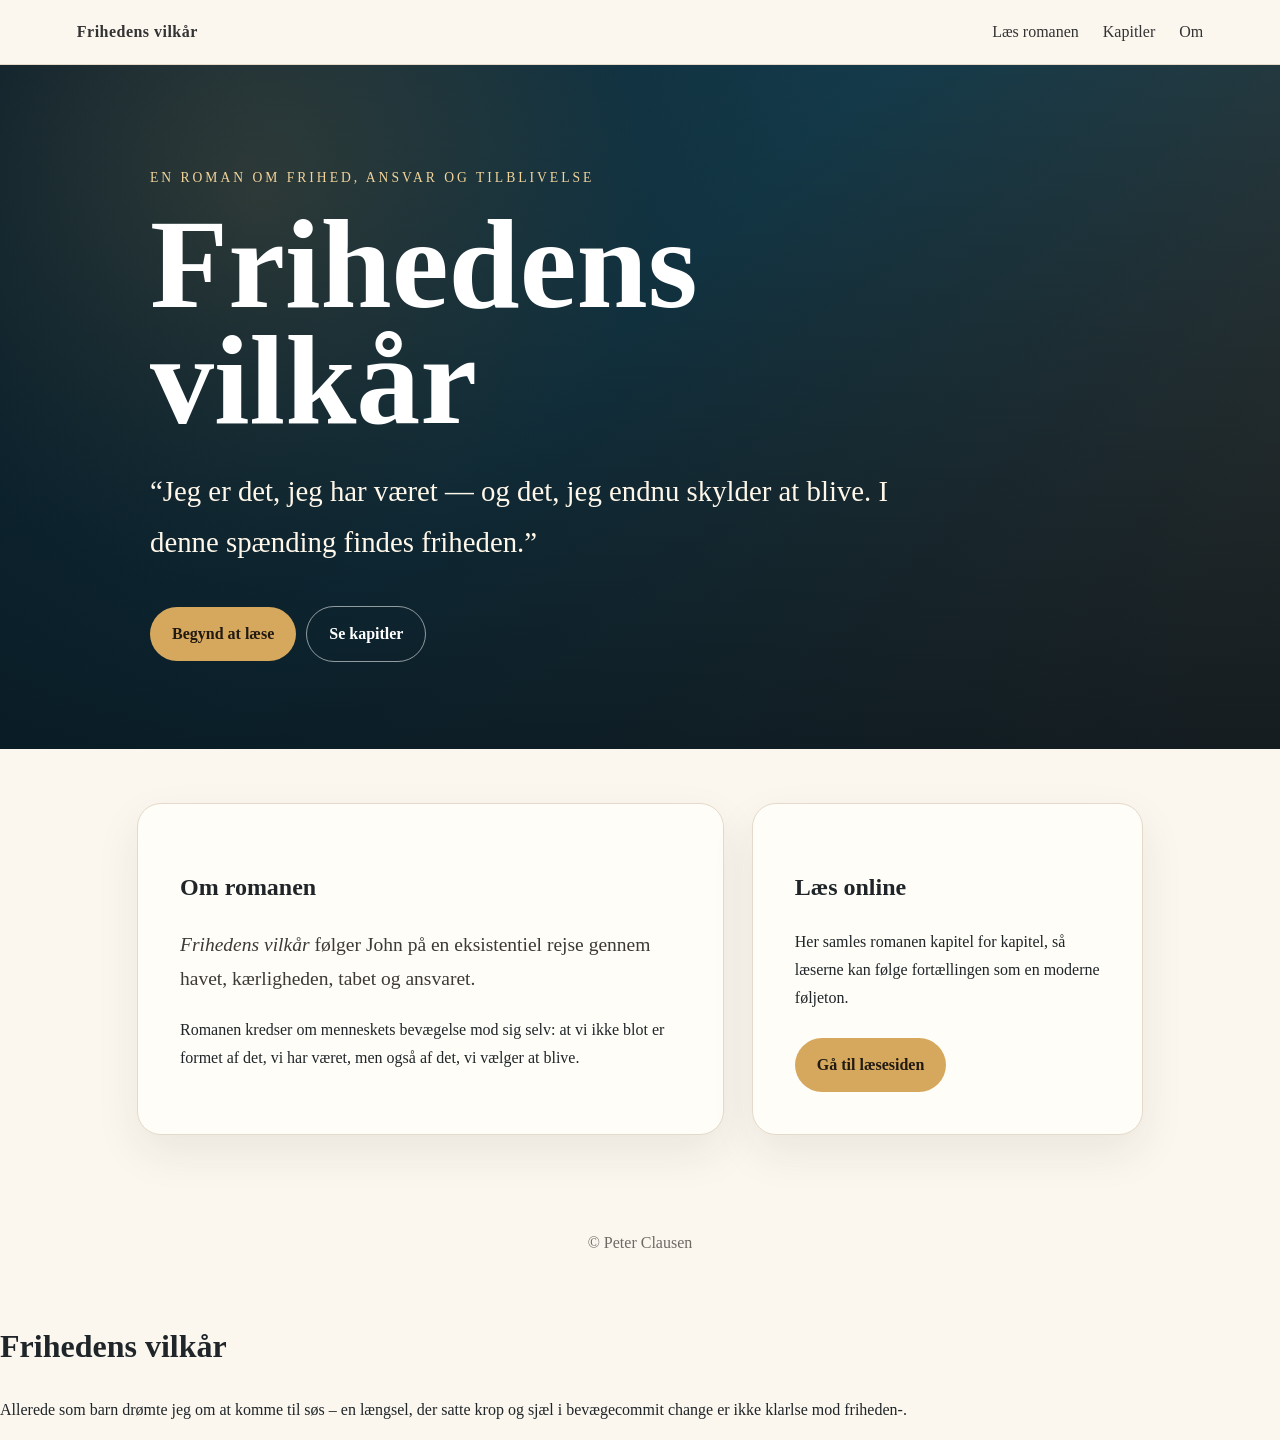
<file: index.html>
<!doctype html><html lang="da"><head><meta charset="utf-8"><meta name="viewport" content="width=device-width, initial-scale=1"><title>Frihedens vilkår</title><link rel="stylesheet" href="style.css"></head><body><nav class="site-nav"><a class="brand" href="index.html">Frihedens vilkår</a><a href="laes.html">Læs romanen</a><a href="kapitler.html">Kapitler</a><a href="om.html">Om</a></nav><header class="hero"><div class="hero-inner"><p class="kicker">En roman om frihed, ansvar og tilblivelse</p><h1>Frihedens<br>vilkår</h1><p class="hero-quote">“Jeg er det, jeg har været — og det, jeg endnu skylder at blive. I denne spænding findes friheden.”</p><a class="button" href="laes.html">Begynd at læse</a><a class="button secondary" href="kapitler.html">Se kapitler</a></div></header><main class="container"><section class="grid"><div class="card"><h2>Om romanen</h2><p class="lead"><em>Frihedens vilkår</em> følger John på en eksistentiel rejse gennem havet, kærligheden, tabet og ansvaret.</p><p>Romanen kredser om menneskets bevægelse mod sig selv: at vi ikke blot er formet af det, vi har været, men også af det, vi vælger at blive.</p></div><div class="card"><h2>Læs online</h2><p>Her samles romanen kapitel for kapitel, så læserne kan følge fortællingen som en moderne føljeton.</p><a class="button" href="laes.html">Gå til læsesiden</a></div></section></main><footer>© Peter Clausen</footer></body></html><h1>Frihedens vilkår</h1>

<p>
Allerede som barn drømte jeg om at komme til søs –
en længsel, der satte krop og sjæl i bevægecommit change er ikke klarlse mod friheden-.
</p>
</file>
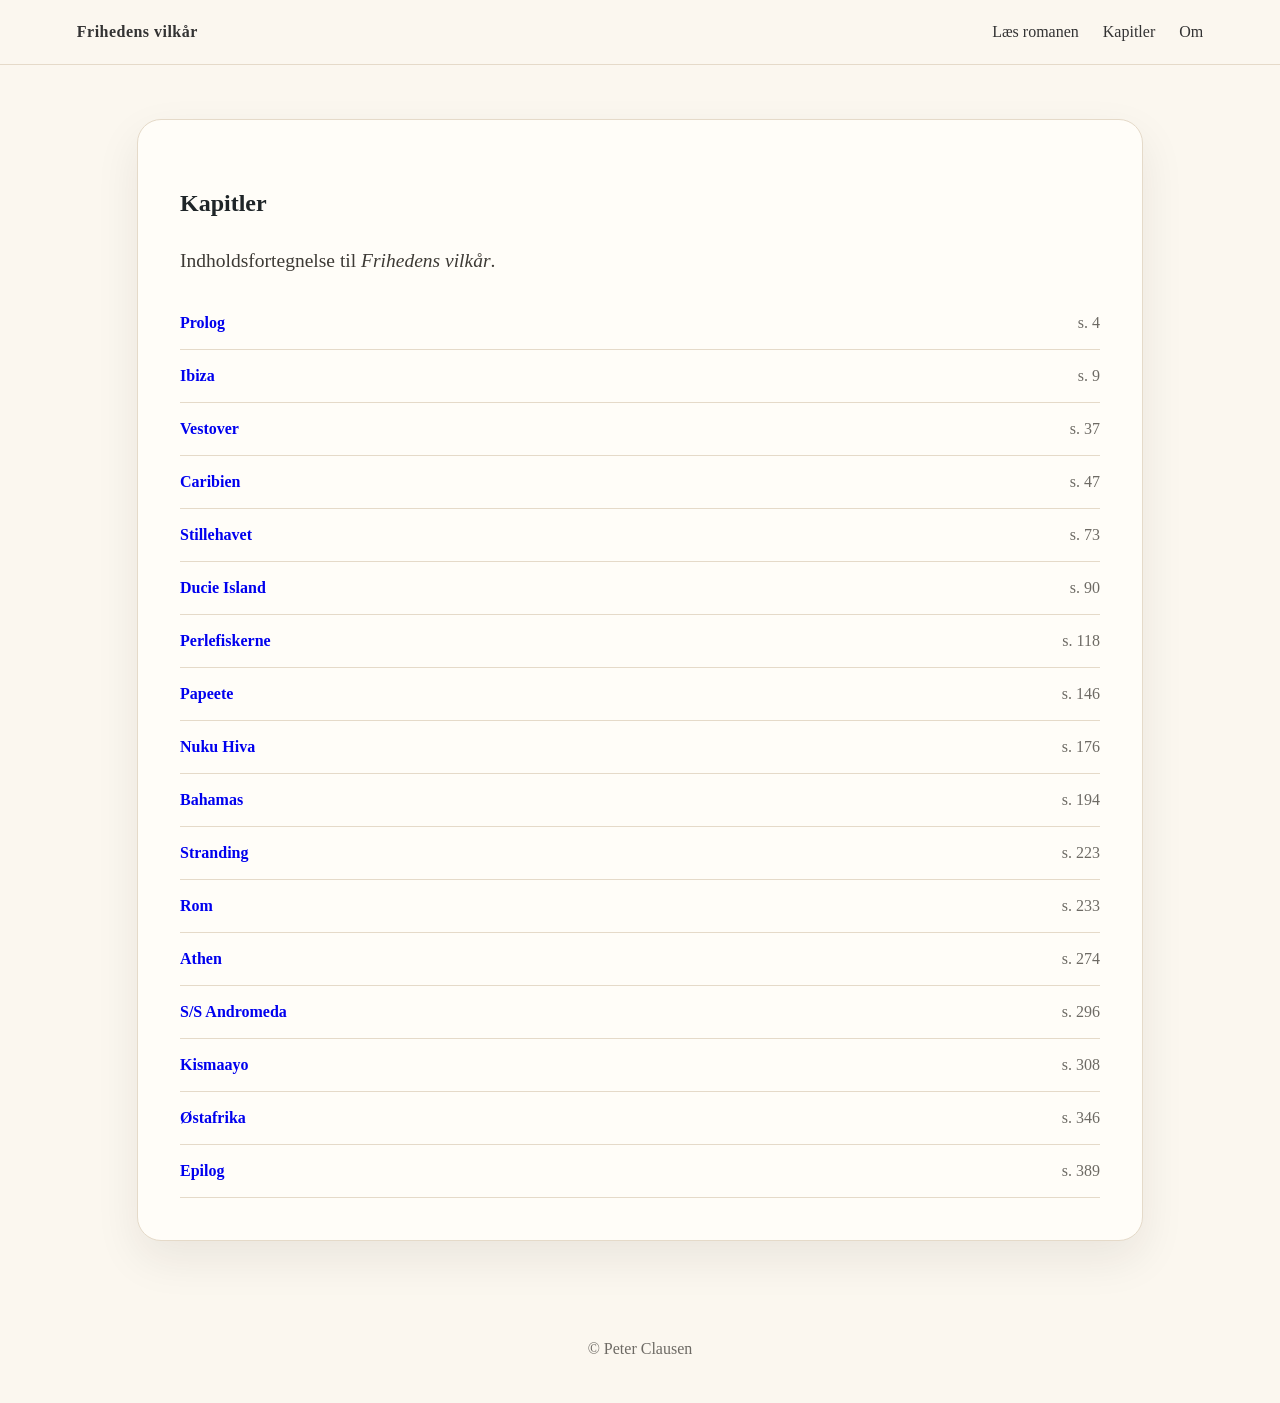
<file: kapitler.html>
<!doctype html><html lang="da"><head><meta charset="utf-8"><meta name="viewport" content="width=device-width, initial-scale=1"><title>Kapitler</title><link rel="stylesheet" href="style.css"></head><body><nav class="site-nav"><a class="brand" href="index.html">Frihedens vilkår</a><a href="laes.html">Læs romanen</a><a href="kapitler.html">Kapitler</a><a href="om.html">Om</a></nav><main class="container"><section class="card"><h1>Kapitler</h1><p class="lead">Indholdsfortegnelse til <em>Frihedens vilkår</em>.</p><ol class="chapter-list"><li><a href="laes.html#prolog">Prolog</a><span class="page">s. 4</span></li>
<li><a href="laes.html#ibiza">Ibiza</a><span class="page">s. 9</span></li>
<li><a href="laes.html#vestover">Vestover</a><span class="page">s. 37</span></li>
<li><a href="laes.html#caribien">Caribien</a><span class="page">s. 47</span></li>
<li><a href="laes.html#stillehavet">Stillehavet</a><span class="page">s. 73</span></li>
<li><a href="laes.html#ducie-island">Ducie Island</a><span class="page">s. 90</span></li>
<li><a href="laes.html#perlefiskerne">Perlefiskerne</a><span class="page">s. 118</span></li>
<li><a href="laes.html#papeete">Papeete</a><span class="page">s. 146</span></li>
<li><a href="laes.html#nuku-hiva">Nuku Hiva</a><span class="page">s. 176</span></li>
<li><a href="laes.html#bahamas">Bahamas</a><span class="page">s. 194</span></li>
<li><a href="laes.html#stranding">Stranding</a><span class="page">s. 223</span></li>
<li><a href="laes.html#rom">Rom</a><span class="page">s. 233</span></li>
<li><a href="laes.html#athen">Athen</a><span class="page">s. 274</span></li>
<li><a href="laes.html#ss-andromeda">S/S Andromeda</a><span class="page">s. 296</span></li>
<li><a href="laes.html#kismaayo">Kismaayo</a><span class="page">s. 308</span></li>
<li><a href="laes.html#ostafrika">Østafrika</a><span class="page">s. 346</span></li>
<li><a href="laes.html#epilog">Epilog</a><span class="page">s. 389</span></li></ol></section></main><footer>© Peter Clausen</footer></body></html>
</file>
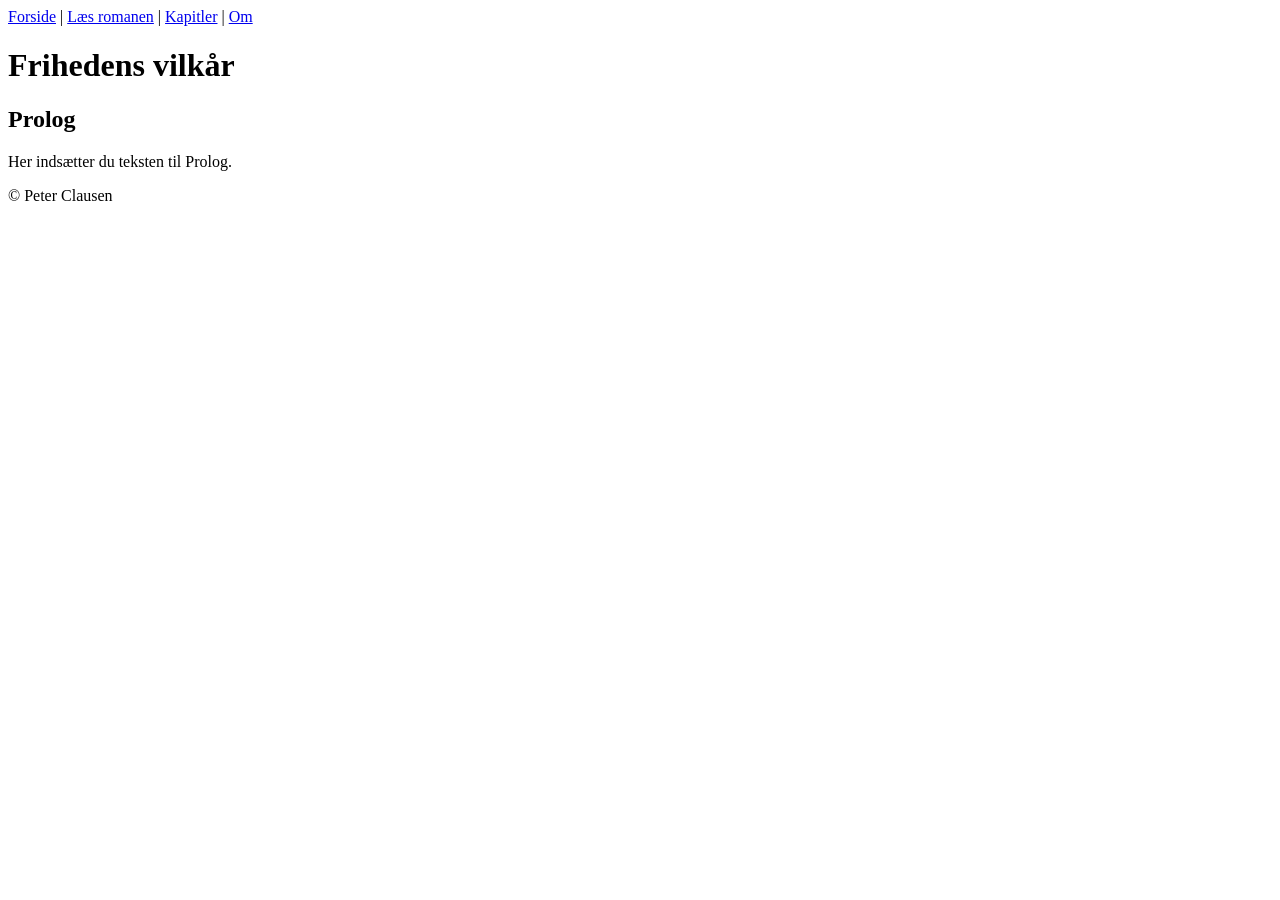
<file: laes.html>
<!DOCTYPE html>
<html lang="da">
<head>
  <meta charset="utf-8">
  <meta name="viewport" content="width=device-width, initial-scale=1">
  <title>Læs Frihedens vilkår</title>
  
</head>

<body>

<nav>
  <a href="index.html">Forside</a> |
  <a href="laes.html">Læs romanen</a> |
  <a href="kapitler.html">Kapitler</a> |
  <a href="om.html">Om</a>
</nav>

<main>

<h1>Frihedens vilkår</h1>
<h2>Prolog</h2>

<p>
Her indsætter du teksten til Prolog.
</p>

</main>

<footer>
  © Peter Clausen
</footer>

</body>
</html>
</file>
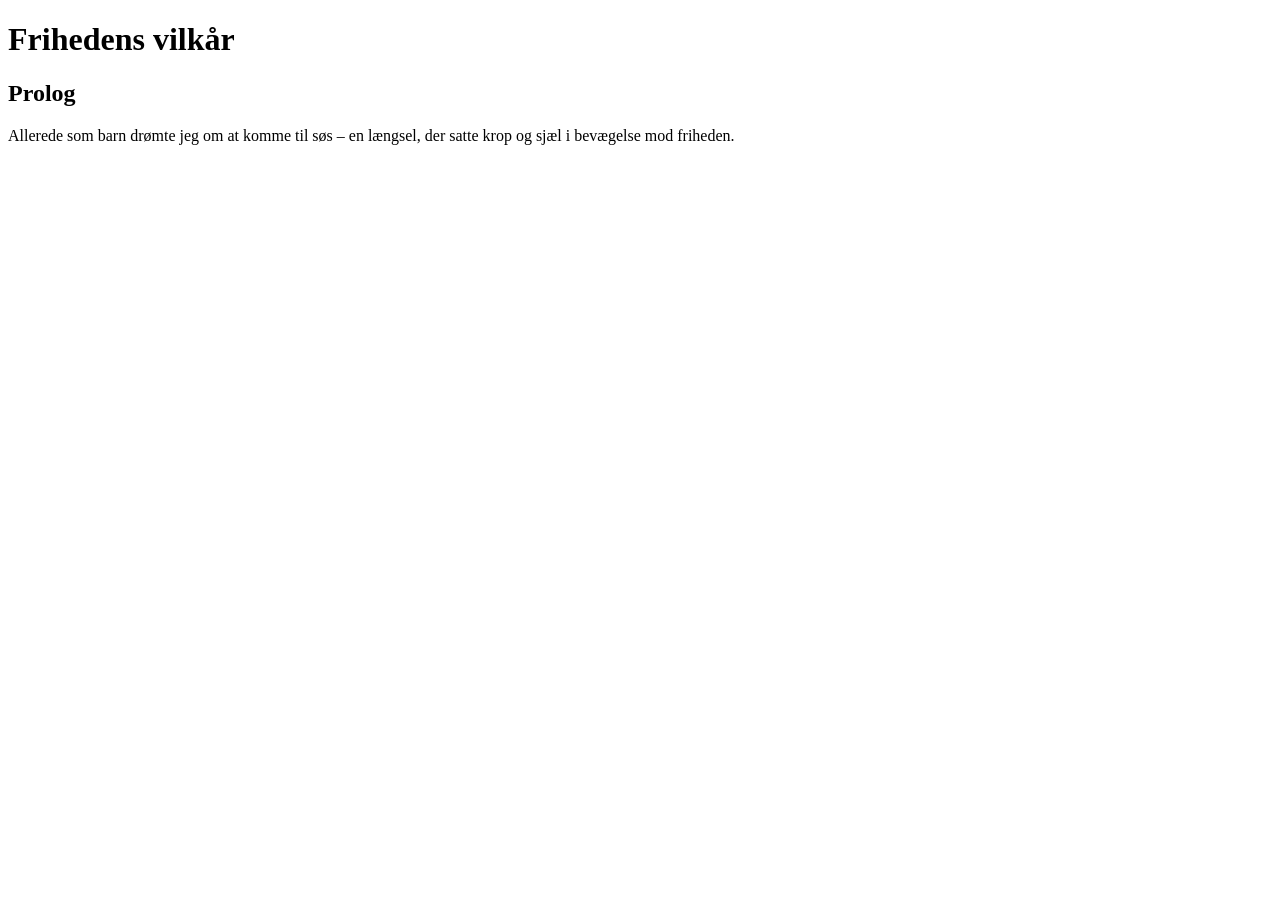
<file: ny-laes.html>
<!DOCTYPE html>
<html lang="da">
<head>
<meta charset="utf-8">
<title>Frihedens vilkår</title>
</head>

<body>

<h1>Frihedens vilkår</h1>

<h2>Prolog</h2>

<p>
Allerede som barn drømte jeg om at komme til søs –
en længsel, der satte krop og sjæl i bevægelse mod friheden.</p>

</body>
</html>
</file>
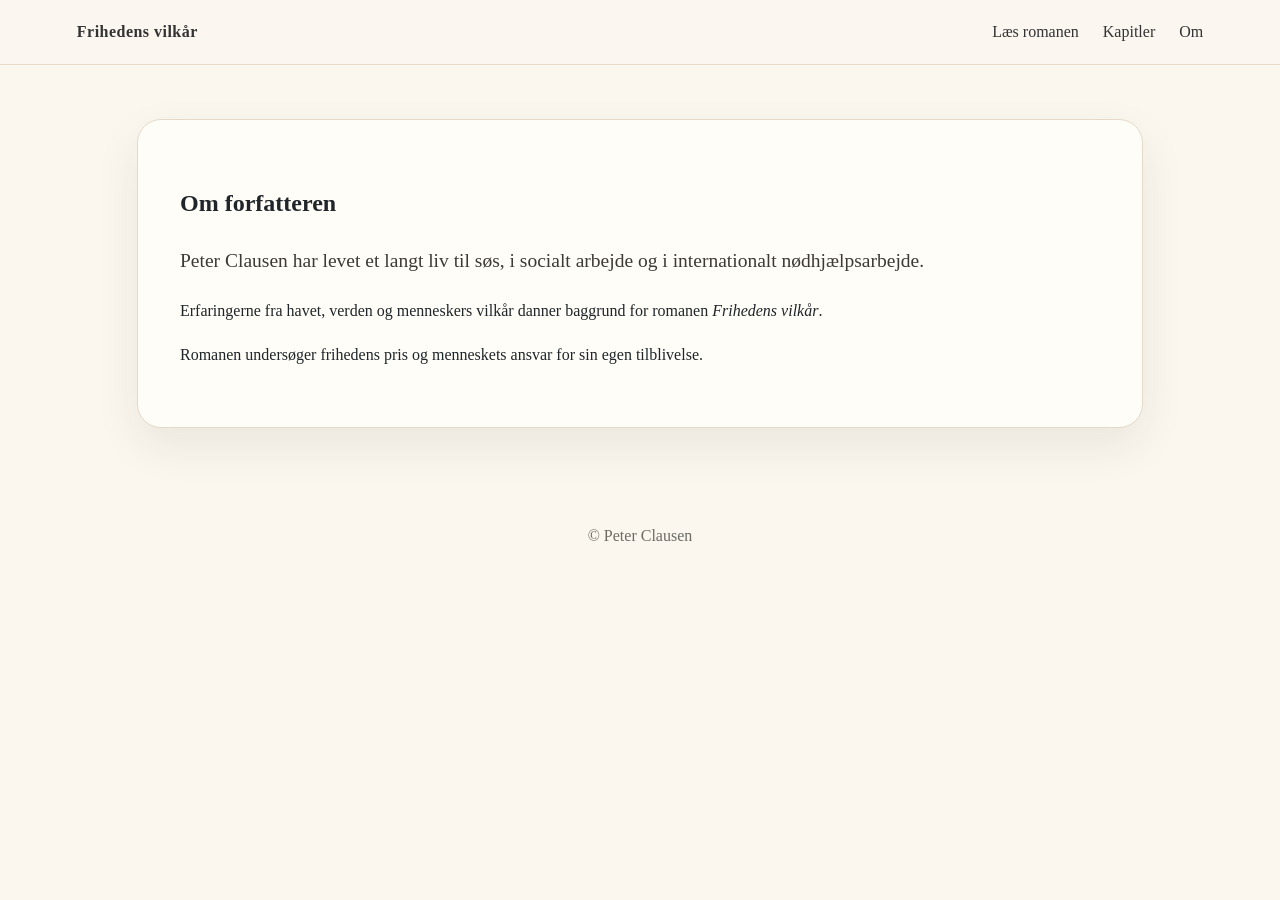
<file: om.html>
<!doctype html><html lang="da"><head><meta charset="utf-8"><meta name="viewport" content="width=device-width, initial-scale=1"><title>Om</title><link rel="stylesheet" href="style.css"></head><body><nav class="site-nav"><a class="brand" href="index.html">Frihedens vilkår</a><a href="laes.html">Læs romanen</a><a href="kapitler.html">Kapitler</a><a href="om.html">Om</a></nav><main class="container"><section class="card"><h1>Om forfatteren</h1><p class="lead">Peter Clausen har levet et langt liv til søs, i socialt arbejde og i internationalt nødhjælpsarbejde.</p><p>Erfaringerne fra havet, verden og menneskers vilkår danner baggrund for romanen <em>Frihedens vilkår</em>.</p><p>Romanen undersøger frihedens pris og menneskets ansvar for sin egen tilblivelse.</p></section></main><footer>© Peter Clausen</footer></body></html>
</file>
<file: style.css>
:root{--ink:#1f2528;--muted:#6d6a64;--paper:#fbf7ef;--card:#fffdf8;--gold:#d6a85d;--line:#e5dac9}
*{box-sizing:border-box}body{margin:0;font-family:Georgia,"Times New Roman",serif;background:var(--paper);color:var(--ink);line-height:1.75}
.site-nav{position:sticky;top:0;z-index:10;display:flex;gap:24px;align-items:center;padding:18px clamp(18px,6vw,80px);background:rgba(251,247,239,.93);border-bottom:1px solid var(--line)}
.site-nav a{text-decoration:none;color:#333}.brand{margin-right:auto;font-weight:bold;letter-spacing:.03em}
.hero{min-height:76vh;display:grid;place-items:center;padding:70px 24px;color:white;background:linear-gradient(180deg,rgba(7,20,28,.45),rgba(7,20,28,.86)),radial-gradient(circle at 20% 20%,rgba(214,168,93,.34),transparent 34%),linear-gradient(135deg,#0e2939,#1f5a70 45%,#69503a)}
.hero-inner{max-width:980px;width:100%}.kicker{text-transform:uppercase;letter-spacing:.22em;color:#f2d49b;font-size:.85rem}
.hero h1{font-size:clamp(3.5rem,11vw,8rem);line-height:.9;margin:18px 0}.hero-quote{max-width:760px;font-size:clamp(1.2rem,2.6vw,1.8rem);color:#fff7e9}
.button{display:inline-block;padding:13px 22px;border-radius:999px;background:var(--gold);color:#211a12;text-decoration:none;font-weight:bold;margin:10px 10px 0 0}.button.secondary{background:transparent;color:white;border:1px solid rgba(255,255,255,.55)}
.container{max-width:1050px;margin:0 auto;padding:54px 22px}.grid{display:grid;grid-template-columns:1.2fr .8fr;gap:28px}
.card{background:var(--card);padding:clamp(24px,4vw,42px);border:1px solid var(--line);border-radius:24px;box-shadow:0 18px 45px rgba(38,31,23,.08)}
.lead{font-size:1.22rem;color:#3d3a35}.chapter-list{list-style:none;padding:0;margin:0}.chapter-list li{display:flex;justify-content:space-between;gap:16px;padding:12px 0;border-bottom:1px solid var(--line)}
.chapter-list a{text-decoration:none;font-weight:bold}.page{color:var(--muted);white-space:nowrap}.reading-layout{max-width:1240px;margin:0 auto;padding:44px 22px;display:grid;grid-template-columns:310px minmax(0,820px);gap:42px}
.sidebar{position:sticky;top:92px;align-self:start}.manuscript{background:var(--card);border:1px solid var(--line);border-radius:28px;padding:clamp(28px,5vw,64px);box-shadow:0 18px 45px rgba(38,31,23,.08);font-size:1.22rem}
.manuscript section{scroll-margin-top:110px}.manuscript h1{font-size:clamp(2rem,5vw,3.4rem);line-height:1.05;margin:0 0 24px}.placeholder{color:#8b6b4e;font-style:italic}.divider{border:0;border-top:1px solid var(--line);margin:48px 0}footer{text-align:center;padding:40px 22px;color:var(--muted)}
@media(max-width:860px){.site-nav{flex-wrap:wrap}.grid,.reading-layout{grid-template-columns:1fr}.sidebar{position:static}}
</file>
